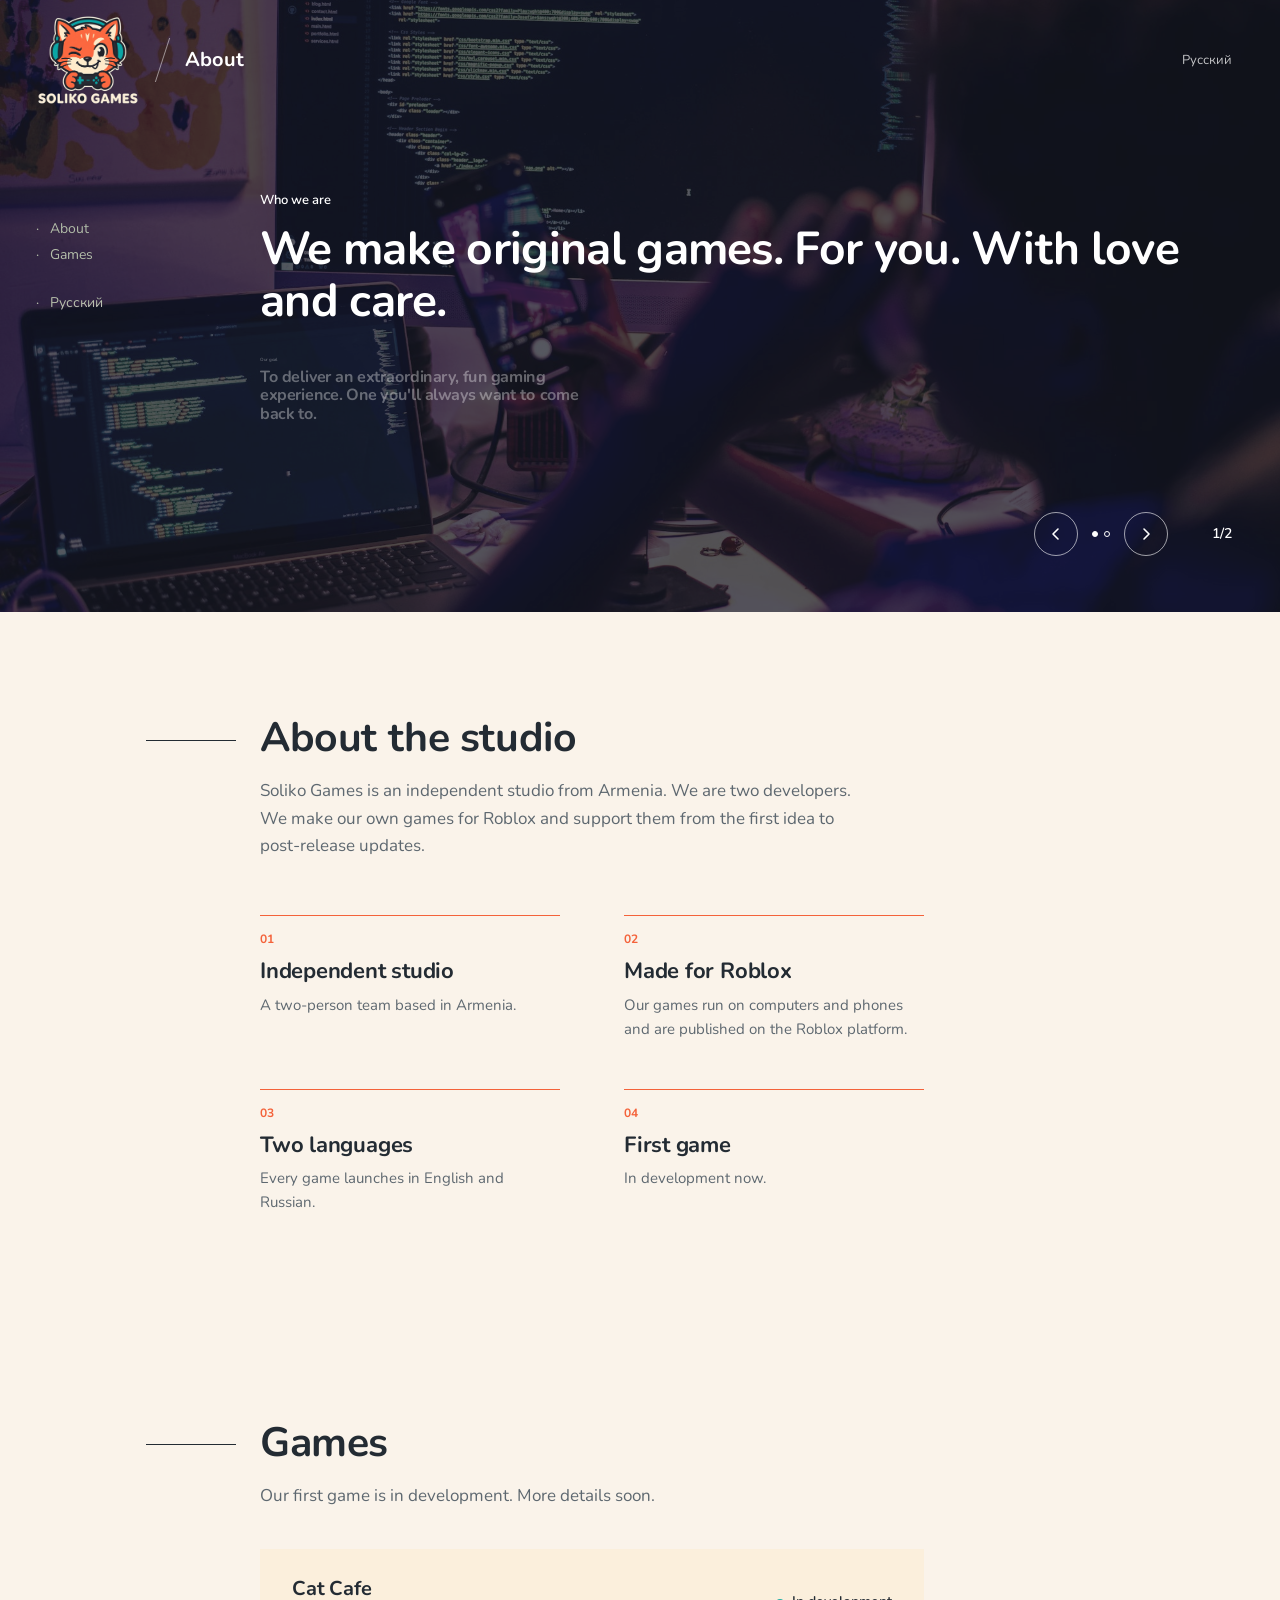
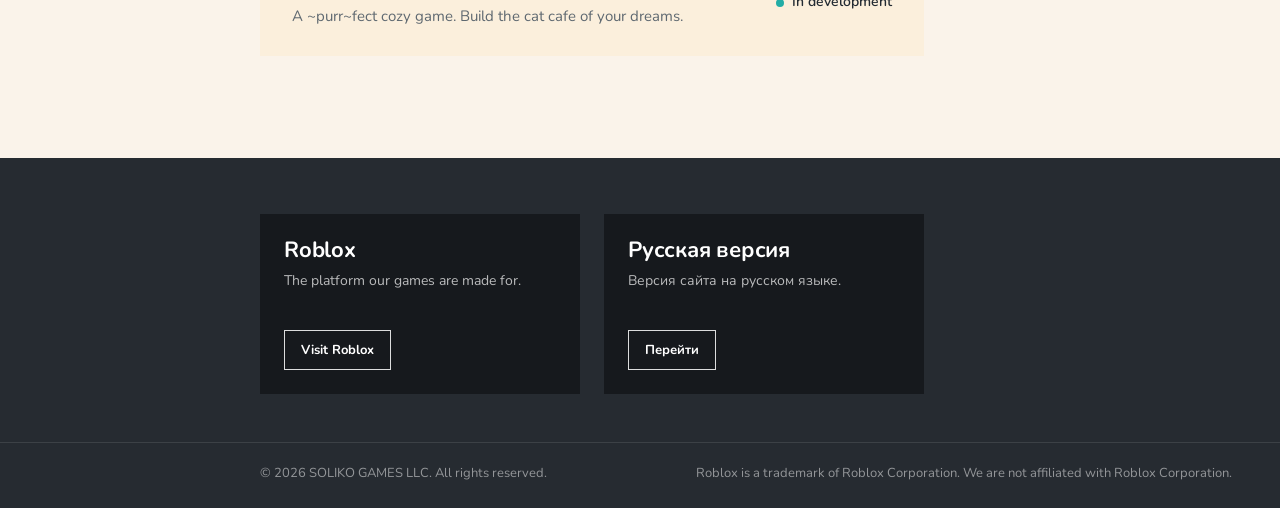
<file: index.html>
<!doctype html>
<!-- Generated by build.py from src/page.html and texts/en.txt. Edit those files, not this one. -->
<html lang="en">
<head>
<meta charset="utf-8">
<meta name="viewport" content="width=device-width, initial-scale=1">
<title>Soliko Games</title>
<meta name="description" content="Soliko Games is an independent game development studio from Armenia. We make our games with great care and from the bottom of our hearts.">
<meta name="theme-color" content="#1e2130">
<link rel="canonical" href="https://solikogames.com/">
<link rel="alternate" hreflang="en" href="https://solikogames.com/">
<link rel="alternate" hreflang="ru" href="https://solikogames.com/ru/">
<link rel="alternate" hreflang="x-default" href="https://solikogames.com/">
<link rel="icon" href="favicon-32.png" sizes="32x32" type="image/png">
<link rel="icon" href="favicon-16.png" sizes="16x16" type="image/png">
<link rel="apple-touch-icon" href="apple-touch-icon.png">
<meta property="og:type" content="website">
<meta property="og:site_name" content="Soliko Games">
<meta property="og:title" content="Soliko Games — independent game studio">
<meta property="og:description" content="An independent studio from Armenia making games with great care and passion.">
<meta property="og:url" content="https://solikogames.com/">
<meta property="og:image" content="https://solikogames.com/assets/brand/og.jpg">
<meta name="twitter:card" content="summary_large_image">
<link rel="preconnect" href="https://fonts.googleapis.com">
<link rel="preconnect" href="https://fonts.gstatic.com" crossorigin>
<link href="https://fonts.googleapis.com/css2?family=Nunito:wght@400;600;700&display=swap" rel="stylesheet">
<link rel="preload" as="image" href="assets/img/hero-studio.jpg">
<link rel="stylesheet" href="assets/site.css">
<style>
	.top__bg--1 { background-image: url("assets/img/hero-studio.jpg"); }
	.top__bg--2 { background-image: url("assets/img/hero-players.jpg"); }
	@media (max-width: 1000px) {
		.top__bg--1 { background-image: url("assets/img/hero-studio-1000.jpg"); }
		.top__bg--2 { background-image: url("assets/img/hero-players-1000.jpg"); }
	}
</style>
</head>
<body>
<a class="skip" href="#main">Skip to content</a>

<nav class="side" aria-label="Main">
	<ul>
		<li><a href="#about">About</a></li>
		<li><a href="#games">Games</a></li>
	</ul>
	<ul>
		<li><a href="ru/" hreflang="ru" lang="ru">Русский</a></li>
	</ul>
</nav>

<header class="top">
	<div class="top__bg top__bg--1" data-pos="active" role="img" aria-label="A developer crafting a delicious game for you"></div>
	<div class="top__bg top__bg--2" role="img" aria-label="A player exploring wonderful worlds in our games"></div>

	<div class="top__bar">
		<a class="top__logo" href="./"><img src="assets/brand/logo-dark-260.png" width="260" height="229" alt="Soliko Games"></a>
		<span class="top__title">About</span>
		<a class="top__lang" href="ru/" hreflang="ru" lang="ru">Русский</a>
	</div>

	<div class="slider" aria-roledescription="carousel" aria-label="About Soliko Games">
		<div class="slide" data-pos="active">
			<span class="slide__label">Who we are</span>
			<h1 class="slide__text">We make original games. For you. With love and care.</h1>
		</div>
		<div class="slide" data-pos="next" aria-hidden="true">
			<span class="slide__label">Our goal</span>
			<p class="slide__text">To deliver an extraordinary, fun gaming experience. One you&#x27;ll always want to come back to.</p>
		</div>
	</div>

	<div class="controls">
		<button type="button" data-prev aria-label="Previous phrase"><svg viewBox="0 0 16 16" aria-hidden="true"><path d="M10 3 5 8l5 5" fill="none" stroke="currentColor" stroke-width="1.6" stroke-linecap="round" stroke-linejoin="round"/></svg></button>
		<div class="dots" aria-hidden="true"><span class="is-on"></span><span></span></div>
		<button type="button" data-next aria-label="Next phrase"><svg viewBox="0 0 16 16" aria-hidden="true"><path d="m6 3 5 5-5 5" fill="none" stroke="currentColor" stroke-width="1.6" stroke-linecap="round" stroke-linejoin="round"/></svg></button>
		<span class="counter" aria-live="polite">1/2</span>
	</div>
</header>

<main id="main">
	<section class="section" id="about">
		<div class="col">
			<h2 class="title">About the studio</h2>
			<p class="lead">Soliko Games is an independent studio from Armenia. We are two developers. We make our own games for Roblox and support them from the first idea to post-release updates.</p>
			<div class="points">
				<div class="point">
					<span class="point__num">01</span>
					<h3>Independent studio</h3>
					<p>A two-person team based in Armenia.</p>
				</div>
				<div class="point">
					<span class="point__num">02</span>
					<h3>Made for Roblox</h3>
					<p>Our games run on computers and phones and are published on the Roblox platform.</p>
				</div>
				<div class="point">
					<span class="point__num">03</span>
					<h3>Two languages</h3>
					<p>Every game launches in English and Russian.</p>
				</div>
				<div class="point">
					<span class="point__num">04</span>
					<h3>First game</h3>
					<p>In development now.</p>
				</div>
			</div>
		</div>
	</section>

	<section class="section" id="games">
		<div class="col">
			<h2 class="title">Games</h2>
			<p class="lead">Our first game is in development. More details soon.</p>
			<div class="game">
				<div>
					<h3>Cat Cafe</h3>
					<p>A ~purr~fect cozy game. Build the cat cafe of your dreams.</p>
				</div>
				<span class="game__status">In development</span>
			</div>
		</div>
	</section>
</main>

<footer class="footer">
	<div class="col banners">
		<div class="banner">
			<h3>Roblox</h3>
			<p>The platform our games are made for.</p>
			<a href="https://www.roblox.com/" target="_blank" rel="noopener">Visit Roblox</a>
		</div>
		<div class="banner" lang="ru">
			<h3>Русская версия</h3>
			<p>Версия сайта на русском языке.</p>
			<a href="ru/" hreflang="ru">Перейти</a>
		</div>
	</div>
	<div class="copy">
		<div class="col">
			<span>© 2026 SOLIKO GAMES LLC. All rights reserved.</span>
			<span>Roblox is a trademark of Roblox Corporation. We are not affiliated with Roblox Corporation.</span>
		</div>
	</div>
</footer>

<script src="assets/site.js" defer></script>
</body>
</html>
</file>
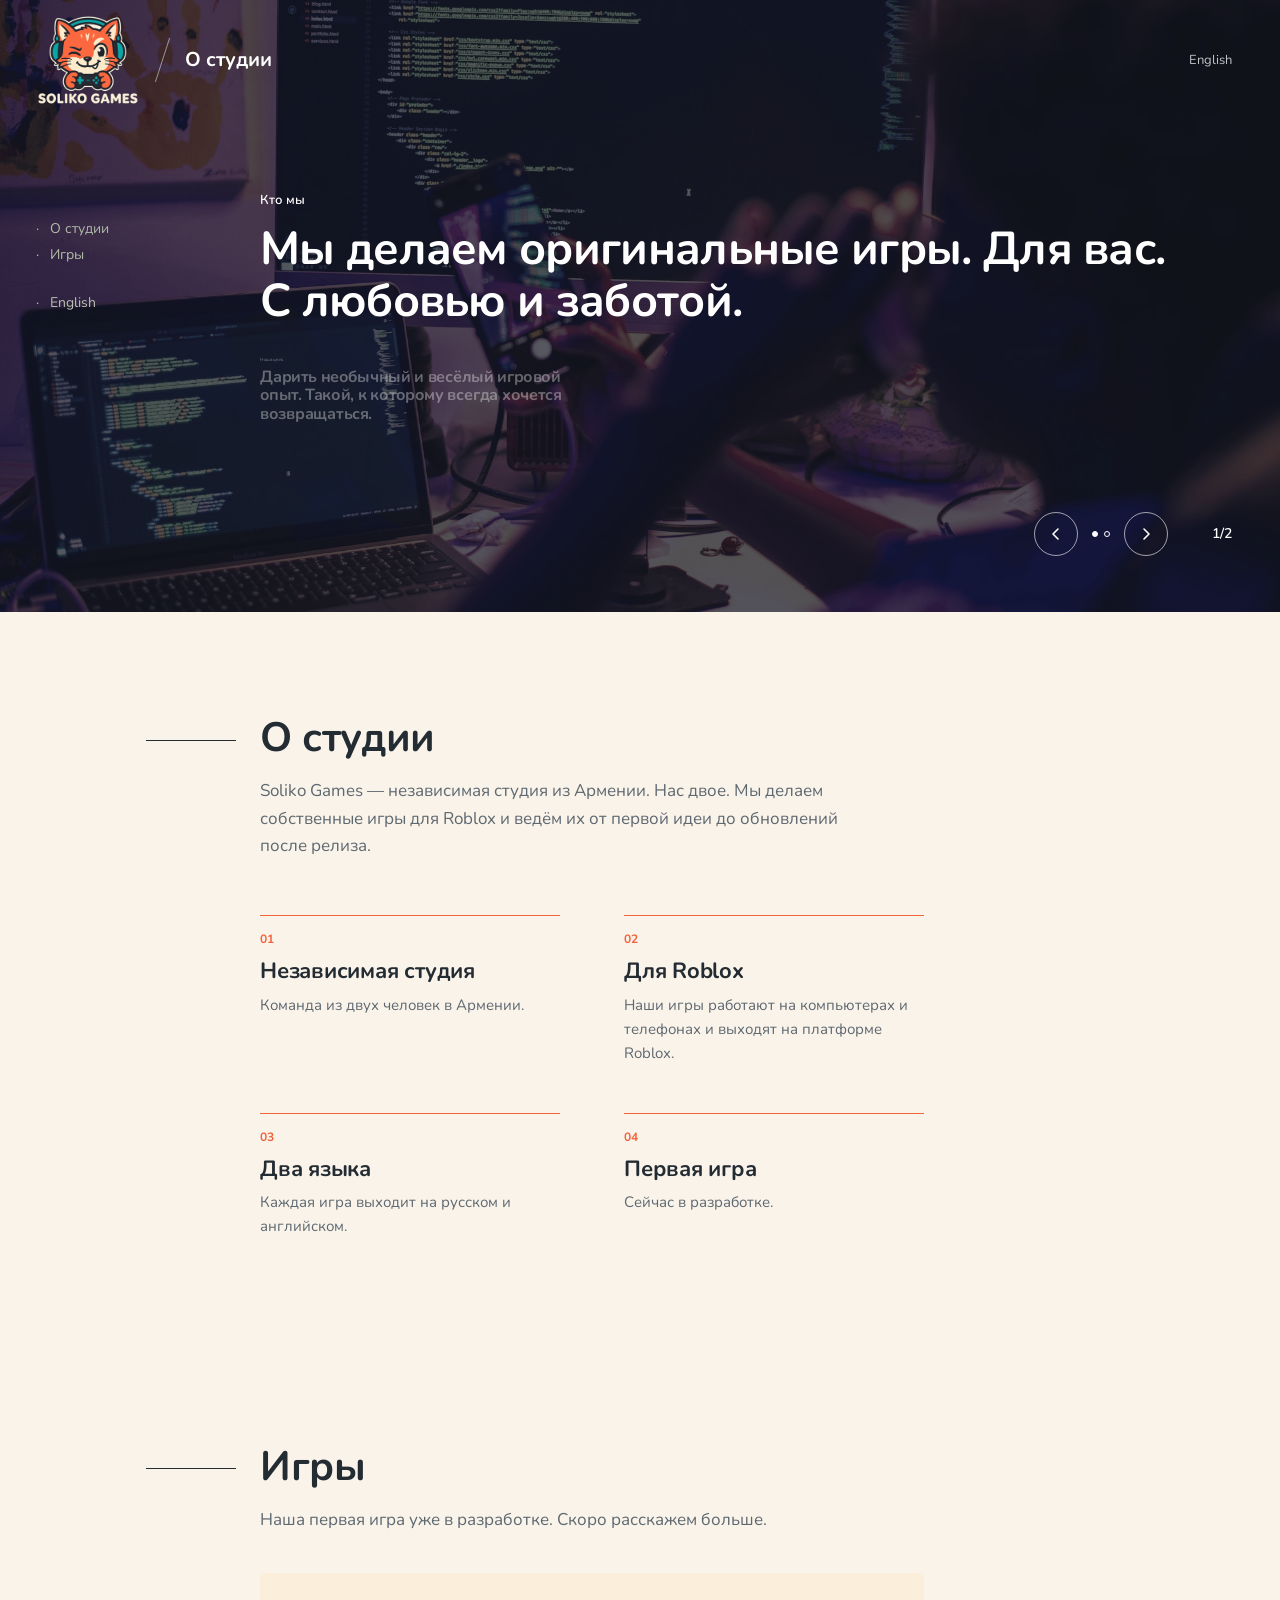
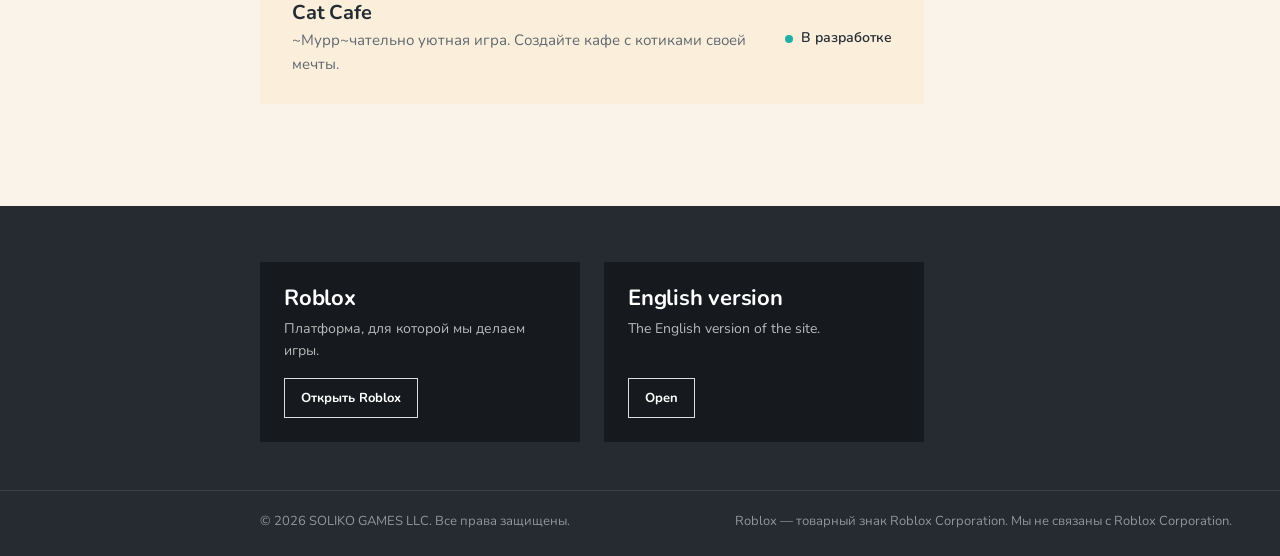
<file: ru/index.html>
<!doctype html>
<!-- Generated by build.py from src/page.html and texts/ru.txt. Edit those files, not this one. -->
<html lang="ru">
<head>
<meta charset="utf-8">
<meta name="viewport" content="width=device-width, initial-scale=1">
<title>Soliko Games</title>
<meta name="description" content="Soliko Games — независимая студия разработки игр из Армении. Мы делаем наши игры с большой заботой и от всего сердца.">
<meta name="theme-color" content="#1e2130">
<link rel="canonical" href="https://solikogames.com/ru/">
<link rel="alternate" hreflang="en" href="https://solikogames.com/">
<link rel="alternate" hreflang="ru" href="https://solikogames.com/ru/">
<link rel="alternate" hreflang="x-default" href="https://solikogames.com/">
<link rel="icon" href="../favicon-32.png" sizes="32x32" type="image/png">
<link rel="icon" href="../favicon-16.png" sizes="16x16" type="image/png">
<link rel="apple-touch-icon" href="../apple-touch-icon.png">
<meta property="og:type" content="website">
<meta property="og:site_name" content="Soliko Games">
<meta property="og:title" content="Soliko Games — независимая игровая студия">
<meta property="og:description" content="Независимая студия из Армении, которая делает игры с заботой и любовью.">
<meta property="og:url" content="https://solikogames.com/ru/">
<meta property="og:image" content="https://solikogames.com/assets/brand/og.jpg">
<meta name="twitter:card" content="summary_large_image">
<link rel="preconnect" href="https://fonts.googleapis.com">
<link rel="preconnect" href="https://fonts.gstatic.com" crossorigin>
<link href="https://fonts.googleapis.com/css2?family=Nunito:wght@400;600;700&display=swap" rel="stylesheet">
<link rel="preload" as="image" href="../assets/img/hero-studio.jpg">
<link rel="stylesheet" href="../assets/site.css">
<style>
	.top__bg--1 { background-image: url("../assets/img/hero-studio.jpg"); }
	.top__bg--2 { background-image: url("../assets/img/hero-players.jpg"); }
	@media (max-width: 1000px) {
		.top__bg--1 { background-image: url("../assets/img/hero-studio-1000.jpg"); }
		.top__bg--2 { background-image: url("../assets/img/hero-players-1000.jpg"); }
	}
</style>
</head>
<body>
<a class="skip" href="#main">Перейти к содержимому</a>

<nav class="side" aria-label="Основное меню">
	<ul>
		<li><a href="#about">О студии</a></li>
		<li><a href="#games">Игры</a></li>
	</ul>
	<ul>
		<li><a href="../" hreflang="en" lang="en">English</a></li>
	</ul>
</nav>

<header class="top">
	<div class="top__bg top__bg--1" data-pos="active" role="img" aria-label="Разработчик создаёт для вас аппетитную игру"></div>
	<div class="top__bg top__bg--2" role="img" aria-label="Игрок исследует удивительные миры наших игр"></div>

	<div class="top__bar">
		<a class="top__logo" href="./"><img src="../assets/brand/logo-dark-260.png" width="260" height="229" alt="Soliko Games"></a>
		<span class="top__title">О студии</span>
		<a class="top__lang" href="../" hreflang="en" lang="en">English</a>
	</div>

	<div class="slider" aria-roledescription="carousel" aria-label="О Soliko Games">
		<div class="slide" data-pos="active">
			<span class="slide__label">Кто мы</span>
			<h1 class="slide__text">Мы делаем оригинальные игры. Для вас. С любовью и заботой.</h1>
		</div>
		<div class="slide" data-pos="next" aria-hidden="true">
			<span class="slide__label">Наша цель</span>
			<p class="slide__text">Дарить необычный и весёлый игровой опыт. Такой, к которому всегда хочется возвращаться.</p>
		</div>
	</div>

	<div class="controls">
		<button type="button" data-prev aria-label="Предыдущая фраза"><svg viewBox="0 0 16 16" aria-hidden="true"><path d="M10 3 5 8l5 5" fill="none" stroke="currentColor" stroke-width="1.6" stroke-linecap="round" stroke-linejoin="round"/></svg></button>
		<div class="dots" aria-hidden="true"><span class="is-on"></span><span></span></div>
		<button type="button" data-next aria-label="Следующая фраза"><svg viewBox="0 0 16 16" aria-hidden="true"><path d="m6 3 5 5-5 5" fill="none" stroke="currentColor" stroke-width="1.6" stroke-linecap="round" stroke-linejoin="round"/></svg></button>
		<span class="counter" aria-live="polite">1/2</span>
	</div>
</header>

<main id="main">
	<section class="section" id="about">
		<div class="col">
			<h2 class="title">О студии</h2>
			<p class="lead">Soliko Games — независимая студия из Армении. Нас двое. Мы делаем собственные игры для Roblox и ведём их от первой идеи до обновлений после релиза.</p>
			<div class="points">
				<div class="point">
					<span class="point__num">01</span>
					<h3>Независимая студия</h3>
					<p>Команда из двух человек в Армении.</p>
				</div>
				<div class="point">
					<span class="point__num">02</span>
					<h3>Для Roblox</h3>
					<p>Наши игры работают на компьютерах и телефонах и выходят на платформе Roblox.</p>
				</div>
				<div class="point">
					<span class="point__num">03</span>
					<h3>Два языка</h3>
					<p>Каждая игра выходит на русском и английском.</p>
				</div>
				<div class="point">
					<span class="point__num">04</span>
					<h3>Первая игра</h3>
					<p>Сейчас в разработке.</p>
				</div>
			</div>
		</div>
	</section>

	<section class="section" id="games">
		<div class="col">
			<h2 class="title">Игры</h2>
			<p class="lead">Наша первая игра уже в разработке. Скоро расскажем больше.</p>
			<div class="game">
				<div>
					<h3>Cat Cafe</h3>
					<p>~Мурр~чательно уютная игра. Создайте кафе с котиками своей мечты.</p>
				</div>
				<span class="game__status">В разработке</span>
			</div>
		</div>
	</section>
</main>

<footer class="footer">
	<div class="col banners">
		<div class="banner">
			<h3>Roblox</h3>
			<p>Платформа, для которой мы делаем игры.</p>
			<a href="https://www.roblox.com/" target="_blank" rel="noopener">Открыть Roblox</a>
		</div>
		<div class="banner" lang="en">
			<h3>English version</h3>
			<p>The English version of the site.</p>
			<a href="../" hreflang="en">Open</a>
		</div>
	</div>
	<div class="copy">
		<div class="col">
			<span>© 2026 SOLIKO GAMES LLC. Все права защищены.</span>
			<span>Roblox — товарный знак Roblox Corporation. Мы не связаны с Roblox Corporation.</span>
		</div>
	</div>
</footer>

<script src="../assets/site.js" defer></script>
</body>
</html>
</file>
<file: assets/site.css>
/* Soliko Games — studio card site. Brandbook v1.0: Nunito, brand palette, flat fills. */

:root {
	--graphite: #232b33;
	--orange: #f4623a;
	--cream: #fbefdc;
	--teal: #22ada6;
	--paper: #faf3ea;
	--night: #1e2130;
	--footer: #262b31;
	--grey: #5e6870;
	--hair: rgba(35, 43, 51, 0.14);

	--font: "Nunito", "Segoe UI", -apple-system, BlinkMacSystemFont, Roboto, Arial, sans-serif;
	--side: 260px;
	--content: 980px;
	--pad: clamp(20px, 4vw, 48px);
	--ease: cubic-bezier(0.65, 0, 0.35, 1);
}

*,
*::before,
*::after {
	box-sizing: border-box;
}

html {
	scroll-behavior: smooth;
	-webkit-text-size-adjust: 100%;
}

body {
	margin: 0;
	background: var(--paper);
	color: var(--graphite);
	font-family: var(--font);
	font-size: 17px;
	line-height: 1.6;
	-webkit-font-smoothing: antialiased;
	-moz-osx-font-smoothing: grayscale;
}

img {
	display: block;
	max-width: 100%;
	height: auto;
}

a {
	color: inherit;
	text-decoration: none;
}

h1,
h2,
h3,
p,
ul {
	margin: 0;
}

ul {
	padding: 0;
	list-style: none;
}

h1,
h2,
h3 {
	font-weight: 700;
	line-height: 1.15;
	letter-spacing: -0.01em;
}

:focus-visible {
	outline: 2px solid currentColor;
	outline-offset: 3px;
	border-radius: 2px;
}

.skip {
	position: absolute;
	left: 12px;
	top: -60px;
	z-index: 100;
	padding: 8px 14px;
	background: var(--paper);
	color: var(--graphite);
	font-weight: 600;
}

.skip:focus {
	top: 12px;
}

/* the content column: starts after the side menu on desktop */
.col {
	max-width: calc(var(--side) + var(--content) + var(--pad));
	padding: 0 var(--pad) 0 var(--side);
}

/* ---------- Side menu (fixed, like wargaming.com/about) ---------- */

.side {
	position: fixed;
	left: 0;
	top: 216px;
	z-index: 30;
	padding-left: 36px;
	color: #fff;
	mix-blend-mode: difference;
	font-size: 14px;
	line-height: 26px;
}

.side ul + ul {
	margin-top: 22px;
}

.side a {
	position: relative;
	display: inline-block;
	padding-left: 14px;
	opacity: 0.85;
	transition: opacity 0.2s;
}

.side a::before {
	content: "·";
	position: absolute;
	left: 0;
}

.side a:hover,
.side a[aria-current="true"] {
	opacity: 1;
}

/* ---------- Header with slider ---------- */

.top {
	position: relative;
	min-height: 600px;
	height: 68vh;
	max-height: 720px;
	overflow: hidden;
	background: var(--night);
	color: #fff;
	isolation: isolate;
}

.top__bg {
	position: absolute;
	inset: 0;
	z-index: -2;
	background-size: cover;
	background-position: center;
	filter: grayscale(0.55) brightness(0.62);
	opacity: 0;
	transition: opacity 1.1s ease;
}

.top__bg[data-pos="active"] {
	opacity: 1;
}

.top::after {
	content: "";
	position: absolute;
	inset: 0;
	z-index: -1;
	background: rgba(30, 33, 48, 0.55);
}

.top__bar {
	position: absolute;
	inset: 0 0 auto;
	display: flex;
	align-items: center;
	gap: 22px;
	height: 120px;
	padding: 0 var(--pad) 0 36px;
}

.top__logo img {
	width: 104px;
}

.top__title {
	display: flex;
	align-items: center;
	gap: 22px;
	font-size: 20px;
	font-weight: 700;
}

.top__title::before {
	content: "";
	width: 1px;
	height: 44px;
	background: rgba(255, 255, 255, 0.5);
	transform: skewX(-18deg);
}

.top__lang {
	margin-left: auto;
	font-size: 13px;
	opacity: 0.75;
	transition: opacity 0.2s;
}

.top__lang:hover {
	opacity: 1;
}

/* the two phrases: the active one in place; the next one waits below, small and faint;
   the one that left waits above, smaller still. Switching moves both over 1.7 s. */
.slider {
	position: absolute;
	left: var(--side);
	right: var(--pad);
	top: 190px;
	height: 290px;
}

.slide {
	position: absolute;
	left: 0;
	top: 0;
	max-width: 920px;
	transform-origin: 0 0;
	transition: transform 1.7s var(--ease), opacity 1.7s var(--ease);
}

.slide[data-pos="active"] {
	transform: none;
	opacity: 1;
}

.slide[data-pos="next"] {
	transform: translateY(var(--shift, 200px)) scale(0.35);
	opacity: 0.35;
}

.slide[data-pos="prev"] {
	transform: translateY(calc(-1 * var(--shift, 200px))) scale(0.35);
	opacity: 0;
	visibility: hidden;
	transition: transform 1.7s var(--ease), opacity 1.7s var(--ease), visibility 0s 1.7s;
}

.slide__label {
	display: block;
	margin-bottom: 12px;
	font-size: 13px;
	font-weight: 600;
}

.slide__text {
	font-size: clamp(32px, 3.6vw, 52px);
	font-weight: 700;
	line-height: 1.14;
	letter-spacing: -0.015em;
}

.controls {
	position: absolute;
	right: var(--pad);
	bottom: 56px;
	display: flex;
	align-items: center;
	gap: 14px;
	font-size: 14px;
	font-weight: 600;
}

.controls button {
	display: grid;
	place-items: center;
	width: 44px;
	height: 44px;
	padding: 0;
	border: 1px solid rgba(255, 255, 255, 0.6);
	border-radius: 50%;
	background: transparent;
	color: #fff;
	cursor: pointer;
	transition: background-color 0.2s, border-color 0.2s;
}

.controls button:hover {
	background: rgba(255, 255, 255, 0.12);
	border-color: #fff;
}

.controls svg {
	width: 16px;
	height: 16px;
}

.dots {
	display: flex;
	gap: 6px;
}

.dots span {
	width: 6px;
	height: 6px;
	border: 1px solid #fff;
	border-radius: 50%;
	transition: background-color 0.3s;
}

.dots span.is-on {
	background: #fff;
}

.counter {
	min-width: 32px;
	margin-left: 18px;
	text-align: right;
}

/* ---------- Sections ---------- */

.section {
	padding: clamp(64px, 8vw, 104px) 0;
}

.title {
	position: relative;
	font-size: clamp(30px, 3.2vw, 44px);
}

/* the long line from the left edge to the heading */
.title::before {
	content: "";
	position: absolute;
	right: calc(100% + 24px);
	top: 0.62em;
	width: calc(var(--side) - 170px);
	height: 1px;
	background: var(--graphite);
}

.lead {
	max-width: 36em;
	margin-top: 16px;
	color: var(--grey);
}

.points {
	display: grid;
	grid-template-columns: repeat(2, minmax(0, 300px));
	gap: 48px 64px;
	margin-top: 56px;
}

.point {
	padding-top: 14px;
	border-top: 1px solid var(--orange);
}

.point__num {
	display: block;
	font-size: 12px;
	font-weight: 700;
	color: var(--orange);
}

.point h3 {
	margin-top: 10px;
	font-size: 22px;
}

.point p {
	margin-top: 8px;
	font-size: 15px;
	color: var(--grey);
}

.game {
	display: flex;
	align-items: center;
	justify-content: space-between;
	gap: 24px;
	max-width: 664px;
	margin-top: 40px;
	padding: 28px 32px;
	background: var(--cream);
}

.game h3 {
	font-size: 20px;
}

.game p {
	margin-top: 4px;
	font-size: 15px;
	color: var(--grey);
}

.game__status {
	display: inline-flex;
	align-items: center;
	gap: 8px;
	flex: none;
	font-size: 14px;
	font-weight: 600;
}

.game__status::before {
	content: "";
	width: 8px;
	height: 8px;
	border-radius: 50%;
	background: var(--teal);
}

/* ---------- Footer (like wargaming.com: banners, then the copyright row) ---------- */

.footer {
	background: var(--footer);
	color: #fff;
}

.banners {
	display: grid;
	grid-template-columns: repeat(2, minmax(0, 320px));
	gap: 24px;
	padding-top: 56px;
	padding-bottom: 48px;
}

.banner {
	display: flex;
	flex-direction: column;
	align-items: flex-start;
	min-height: 180px;
	padding: 24px;
	background: #16191d;
}

.banner h3 {
	font-size: 22px;
}

.banner p {
	margin-top: 6px;
	font-size: 14px;
	color: rgba(255, 255, 255, 0.7);
}

.banner a {
	margin-top: auto;
	padding: 9px 16px;
	border: 1px solid rgba(255, 255, 255, 0.85);
	font-size: 13px;
	font-weight: 700;
	transition: background-color 0.2s, color 0.2s;
}

.banner a:hover {
	background: #fff;
	color: var(--footer);
}

.copy {
	border-top: 1px solid rgba(255, 255, 255, 0.1);
}

.copy .col {
	display: flex;
	flex-wrap: wrap;
	justify-content: space-between;
	gap: 6px 32px;
	padding-top: 20px;
	padding-bottom: 24px;
	font-size: 13px;
	color: rgba(255, 255, 255, 0.5);
}

/* ---------- 404 ---------- */

.nf {
	padding: clamp(80px, 14vw, 160px) var(--pad);
}

.nf p {
	margin-top: 16px;
	color: var(--grey);
}

.nf a {
	display: inline-block;
	margin: 24px 24px 0 0;
	font-weight: 600;
	border-bottom: 1px solid var(--hair);
}

/* ---------- Tablet and phone: no side column ---------- */

@media (max-width: 1023px) {
	:root {
		--side: var(--pad);
	}

	.side {
		display: none;
	}

	.top {
		height: auto;
		min-height: 560px;
	}

	.top__bar {
		height: 96px;
		padding-left: var(--pad);
	}

	.top__logo img {
		width: 84px;
	}

	.slider {
		top: 150px;
		height: 270px;
	}


	.controls {
		left: var(--pad);
		right: auto;
		bottom: 32px;
	}

	.title::before {
		display: none;
	}

	.lead {
		margin-top: 12px;
	}
}

@media (max-width: 640px) {
	.top__title {
		display: none;
	}

	.slider {
		height: 300px;
	}

	.slide__text {
		font-size: clamp(26px, 7.4vw, 34px);
	}

	.points,
	.banners {
		grid-template-columns: 1fr;
	}

	.game {
		flex-direction: column;
		align-items: flex-start;
		padding: 24px;
	}
}

@media (prefers-reduced-motion: reduce) {
	html {
		scroll-behavior: auto;
	}

	.slide,
	.top__bg {
		transition: none;
	}
}
</file>
